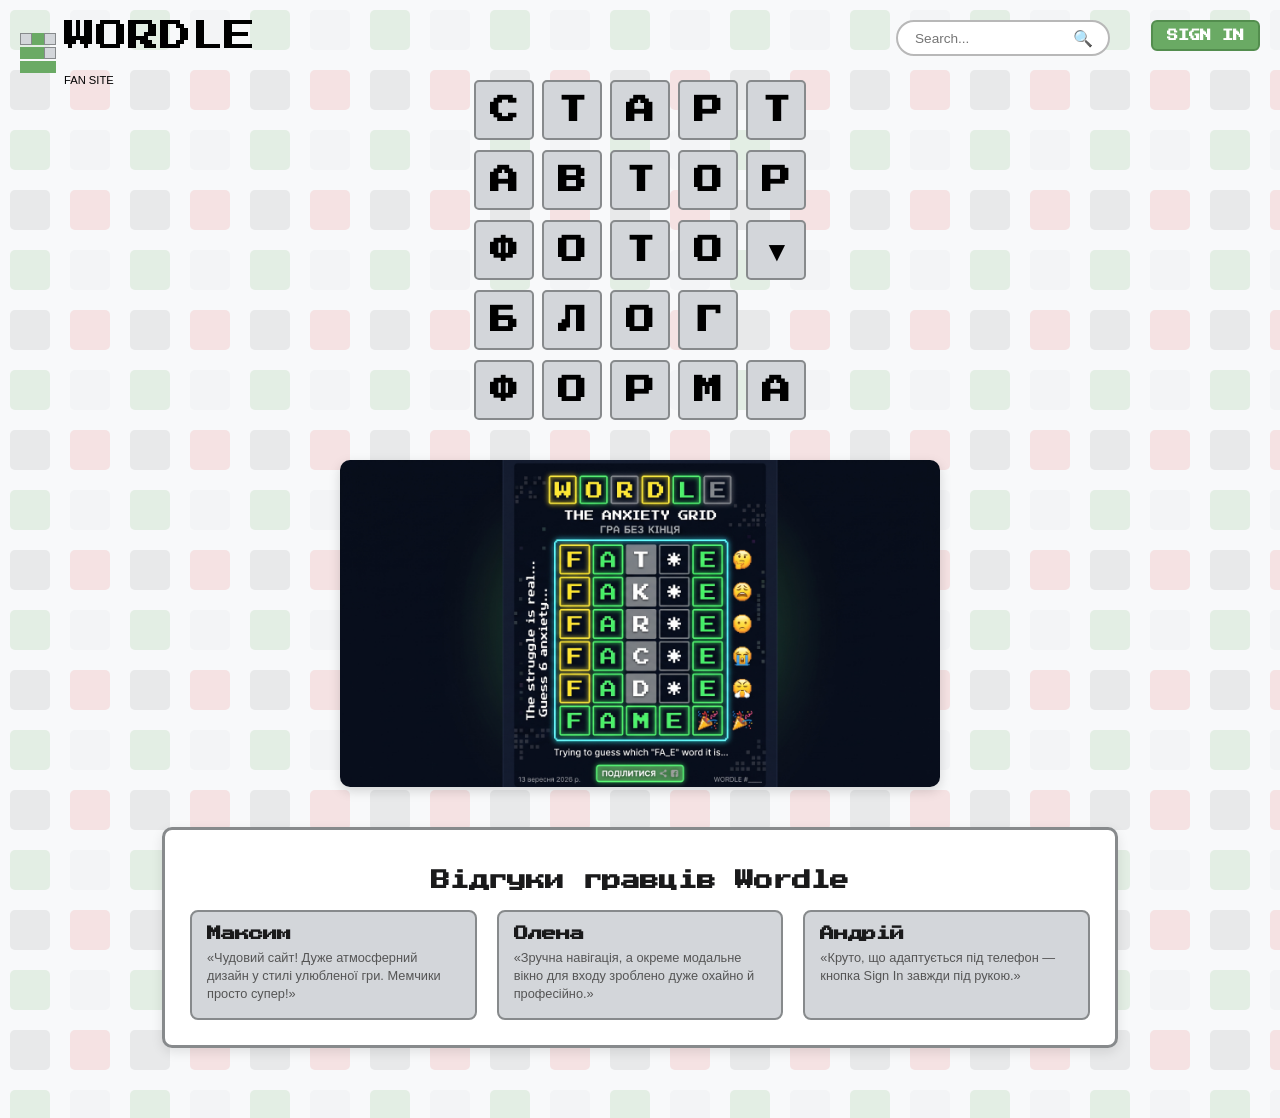
<file: index_folder.html/html_part/index.html>
<!DOCTYPE html>
<html lang="uk">
<head>
    <meta charset="UTF-8">
    <meta name="viewport" content="width=device-width, initial-scale=1.0">
    <title>Сайт у стилі Wordle</title>
    <link rel="stylesheet" href="../css_part/style.css">
    <link rel="stylesheet" href="../css_part/memes.css">    
    <link rel="stylesheet" href="../css_part/signin.css">
</head>
<body>

    <!-- 1. Чекбокс і кнопка Sign In на чистому CSS -->
    <input type="checkbox" id="modal-toggle" class="modal-checkbox">
    <label for="modal-toggle" class="signin-btn" id="signin-btn">SIGN IN</label>

    <!-- 2. Єдине модальне вікно на чистому CSS (відкривається чекбоксом) -->
    <div class="modal-overlay">
        <div class="modal-content">
            <label for="modal-toggle" class="close-modal">&times;</label>
            <h2>Авторизація</h2>
                    <form>
            <label class="form-label" for="username">Логін або Email:</label>
            <input type="text" id="username" required placeholder="Введіть логін">
            
            <label class="form-label" for="password">Пароль:</label>
            <input type="password" id="password" required placeholder="Введіть пароль">
            
            <!-- Ось цей блок з двома кнопками -->
            <div style="display: flex; gap: 10px; margin-top: 15px;">
                <button type="submit" onclick="login(event)" style="flex: 1; margin-top: 0;">Увійти</button>
                <button type="button" onclick="register(event)" style="flex: 1; background-color: #878a8c; margin-top: 0;">Реєстрація</button>
            </div>
        </form>
        </div>
    </div>

    <div id="top-nav"></div>

    <a href="index.html" class="top-left-logo">
        <div class="mini-grid">
            <div class="mini-box"></div><div class="mini-box green"></div><div class="mini-box"></div>
            <div class="mini-box green"></div><div class="mini-box green"></div><div class="mini-box"></div>
            <div class="mini-box green"></div><div class="mini-box green"></div><div class="mini-box green"></div>
        </div>
        <div>
            WORDLE<br>
            <span style="font-size: 0.7rem; font-weight: normal; font-family: Arial, sans-serif;">FAN SITE</span>
        </div>
    </a>

    <div class="search-box">
        <input type="text" placeholder="Search...">
        <span class="search-icon">&#128269;</span>
    </div>

    <div class="menu-container">
        
        <a href="index.html" class="word-row">
            <div class="letter">С</div><div class="letter">Т</div><div class="letter">А</div><div class="letter">Р</div><div class="letter">Т</div>
        </a>

        <a href="about.html" class="word-row">
            <div class="letter">А</div><div class="letter">В</div><div class="letter">Т</div><div class="letter">О</div><div class="letter">Р</div>
        </a>

        <div class="dropdown-wrapper">
            <a href="photo.html" class="word-row">
                <div class="letter">Ф</div><div class="letter">О</div><div class="letter">Т</div><div class="letter">О</div>
                <div class="letter">&#9662;</div>
            </a>
            <div class="submenu">
                <a href="memes.html">Меми Wordle</a>
                <a href="photo.html">Мої скріншоти</a>
                <a href="https://www.youtube.com/watch?v=dQw4w9WgXcQ" target="_blank">Архів картинок</a>
            </div>
        </div>

        <a href="blog.html" class="word-row">
            <div class="letter">Б</div><div class="letter">Л</div><div class="letter">О</div><div class="letter">Г</div>
        </a>

        <a href="https://uakino.best/cartoon/features/1248-medova-zmova.html" target="_blank" class="word-row">
            <div class="letter">Ф</div><div class="letter">О</div><div class="letter">Р</div><div class="letter">М</div><div class="letter">А</div>
        </a>

    </div>

    <img src="../pictures_archive/image_1996a2.jpg" alt="Моє головне фото" class="main-photo">

    <div class="feedback-section animated-block">
        <h2>Відгуки гравців Wordle</h2>
        <div class="feedback-grid">
            <div class="feedback-card">
                <h4>Максим</h4>
                <p>«Чудовий сайт! Дуже атмосферний дизайн у стилі улюбленої гри. Мемчики просто супер!»</p>
            </div>
            <div class="feedback-card">
                <h4>Олена</h4>
                <p>«Зручна навігація, а окреме модальне вікно для входу зроблено дуже охайно й професійно.»</p>
            </div>
            <div class="feedback-card">
                <h4>Андрій</h4>
                <p>«Круто, що адаптується під телефон — кнопка Sign In завжди під рукою.»</p>
            </div>
        </div>
    </div>

    <script src="../scripts/script.js"></script>
</body>
</html>
</file>
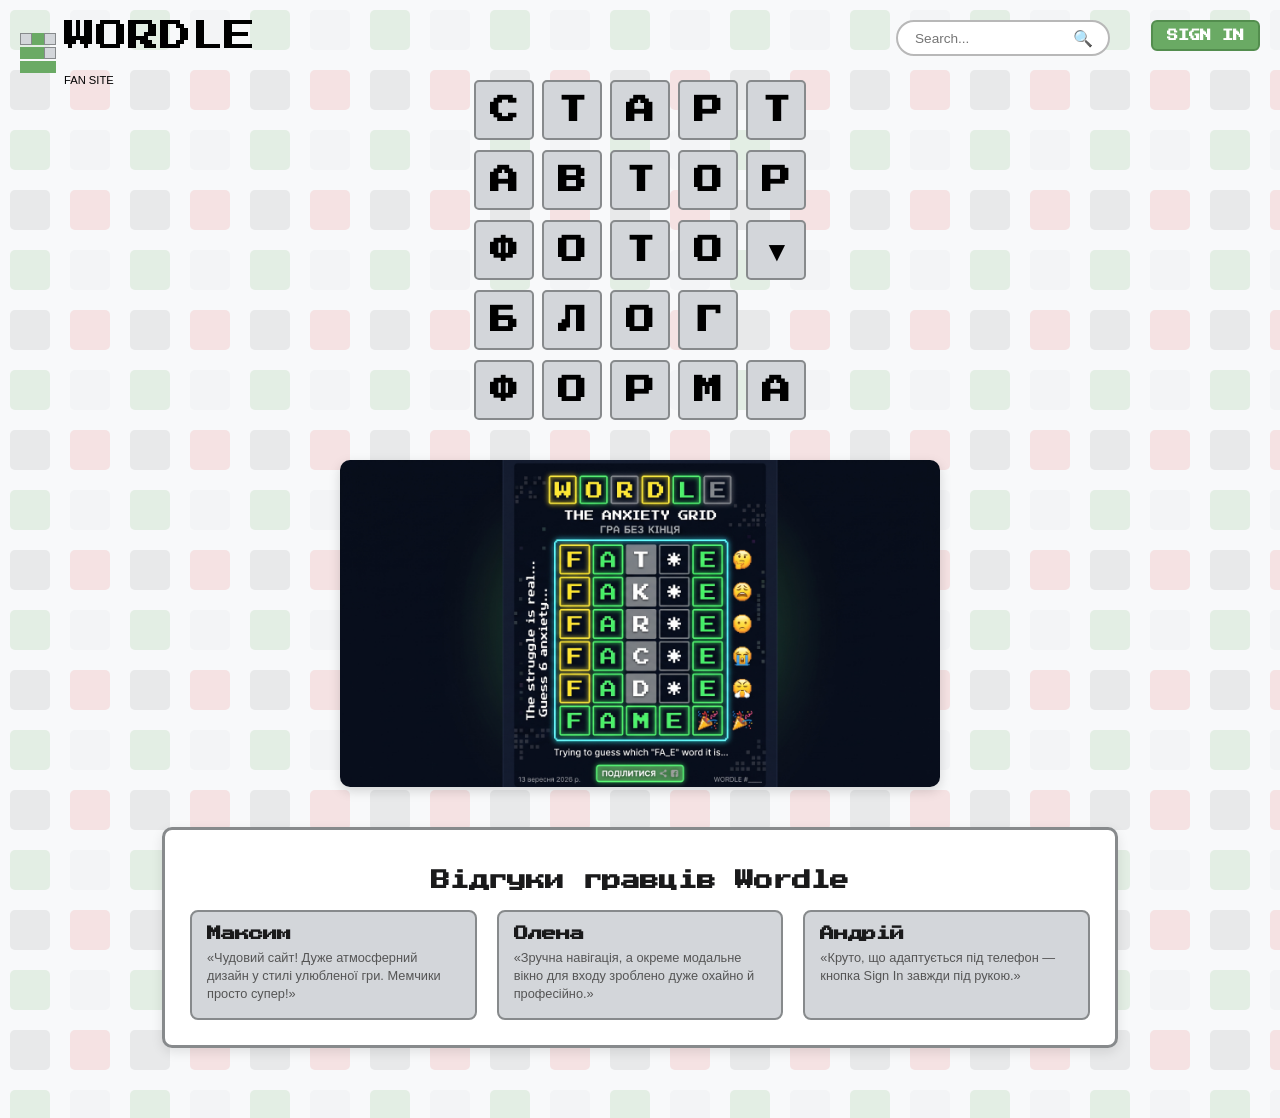
<file: lab4 wordle but with js/index_folder.html/html_part/index.html>
<!DOCTYPE html>
<html lang="uk">
<head>
    <meta charset="UTF-8">
    <meta name="viewport" content="width=device-width, initial-scale=1.0">
    <title>Сайт у стилі Wordle</title>
    <link rel="stylesheet" href="../css_part/style.css">
    <link rel="stylesheet" href="../css_part/memes.css">    
    <link rel="stylesheet" href="../css_part/signin.css">
</head>
<body>

    <!-- 1. Чекбокс і кнопка Sign In на чистому CSS -->
    <input type="checkbox" id="modal-toggle" class="modal-checkbox">
    <label for="modal-toggle" class="signin-btn" id="signin-btn">SIGN IN</label>

    <!-- 2. Єдине модальне вікно на чистому CSS (відкривається чекбоксом) -->
    <div class="modal-overlay">
        <div class="modal-content">
            <label for="modal-toggle" class="close-modal">&times;</label>
            <h2>Авторизація</h2>
            <form onsubmit="login(event)">
                <label class="form-label" for="username">Логін або Email:</label>
                <input type="text" id="username" required placeholder="Введіть логін">
                
                <label class="form-label" for="password">Пароль:</label>
                <input type="password" id="password" required placeholder="Введіть пароль">
                
                <button type="submit">Увійти</button>
            </form>
        </div>
    </div>

    <div id="top-nav"></div>

    <a href="index.html" class="top-left-logo">
        <div class="mini-grid">
            <div class="mini-box"></div><div class="mini-box green"></div><div class="mini-box"></div>
            <div class="mini-box green"></div><div class="mini-box green"></div><div class="mini-box"></div>
            <div class="mini-box green"></div><div class="mini-box green"></div><div class="mini-box green"></div>
        </div>
        <div>
            WORDLE<br>
            <span style="font-size: 0.7rem; font-weight: normal; font-family: Arial, sans-serif;">FAN SITE</span>
        </div>
    </a>

    <div class="search-box">
        <input type="text" placeholder="Search...">
        <span class="search-icon">&#128269;</span>
    </div>

    <div class="menu-container">
        
        <a href="index.html" class="word-row">
            <div class="letter">С</div><div class="letter">Т</div><div class="letter">А</div><div class="letter">Р</div><div class="letter">Т</div>
        </a>

        <a href="about.html" class="word-row">
            <div class="letter">А</div><div class="letter">В</div><div class="letter">Т</div><div class="letter">О</div><div class="letter">Р</div>
        </a>

        <div class="dropdown-wrapper">
            <a href="photo.html" class="word-row">
                <div class="letter">Ф</div><div class="letter">О</div><div class="letter">Т</div><div class="letter">О</div>
                <div class="letter">&#9662;</div>
            </a>
            <div class="submenu">
                <a href="memes.html">Меми Wordle</a>
                <a href="photo.html">Мої скріншоти</a>
                <a href="https://www.youtube.com/watch?v=dQw4w9WgXcQ" target="_blank">Архів картинок</a>
            </div>
        </div>

        <a href="blog.html" class="word-row">
            <div class="letter">Б</div><div class="letter">Л</div><div class="letter">О</div><div class="letter">Г</div>
        </a>

        <a href="https://uakino.best/cartoon/features/1248-medova-zmova.html" target="_blank" class="word-row">
            <div class="letter">Ф</div><div class="letter">О</div><div class="letter">Р</div><div class="letter">М</div><div class="letter">А</div>
        </a>

    </div>

    <img src="../pictures_archive/image_1996a2.jpg" alt="Моє головне фото" class="main-photo">

    <div class="feedback-section animated-block">
        <h2>Відгуки гравців Wordle</h2>
        <div class="feedback-grid">
            <div class="feedback-card">
                <h4>Максим</h4>
                <p>«Чудовий сайт! Дуже атмосферний дизайн у стилі улюбленої гри. Мемчики просто супер!»</p>
            </div>
            <div class="feedback-card">
                <h4>Олена</h4>
                <p>«Зручна навігація, а окреме модальне вікно для входу зроблено дуже охайно й професійно.»</p>
            </div>
            <div class="feedback-card">
                <h4>Андрій</h4>
                <p>«Круто, що адаптується під телефон — кнопка Sign In завжди під рукою.»</p>
            </div>
        </div>
    </div>

    <script src="../scripts/script.js"></script>
</body>
</html>
</file>
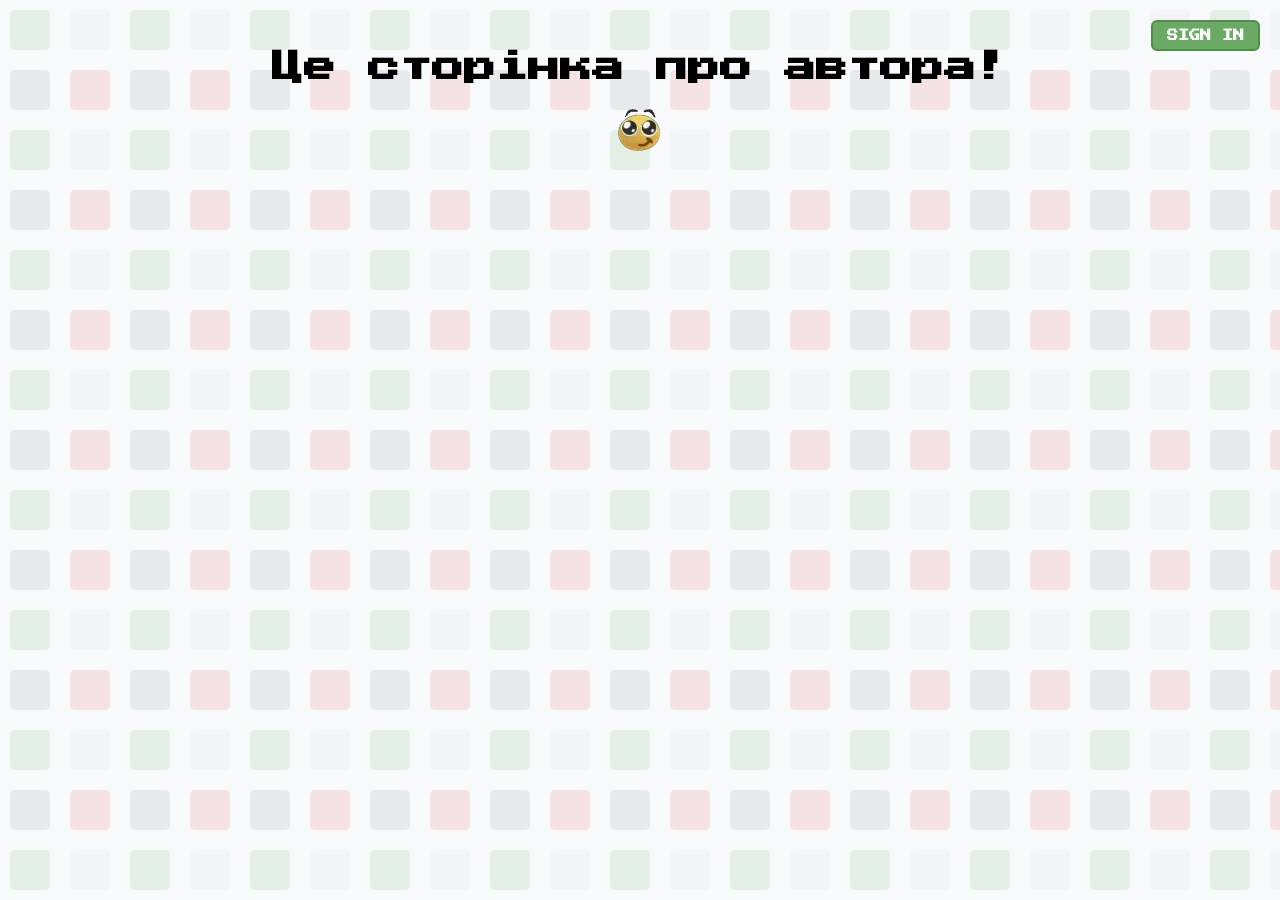
<file: index_folder.html/html_part/about.html>
<!DOCTYPE html>
<html lang="uk">
<head>
    <meta charset="UTF-8">
    <meta name="viewport" content="width=device-width, initial-scale=1.0">
    <title>Про автора</title>
    <!-- Усі стилі обов'язково мають бути всередині head -->
    <link rel="stylesheet" href="../css_part/style.css">
    <link rel="stylesheet" href="../css_part/memes.css">
    <link rel="stylesheet" href="../css_part/signin.css">
</head>
<body>

    <!-- 1. Чекбокс і кнопка Sign In (додано id="signin-btn") -->
    <input type="checkbox" id="modal-toggle" class="modal-checkbox">
    <label for="modal-toggle" class="signin-btn" id="signin-btn">SIGN IN</label>

    <!-- 2. Модальне вікно перенесено сюди (під кнопку) і додано onsubmit -->
    <div class="modal-overlay">
        <div class="modal-content">
            <label for="modal-toggle" class="close-modal">&times;</label>
            <h2>Авторизація</h2>
            <form onsubmit="login(event)">
                <label class="form-label" for="username">Логін або Email:</label>
                <input type="text" id="username" required placeholder="Введіть логін">
                
                <label class="form-label" for="password">Пароль:</label>
                <input type="password" id="password" required placeholder="Введіть пароль">
                
                <button type="submit">Увійти</button>
            </form>
        </div>
    </div>

    <h1>Це сторінка про автора!</h1>

    <img src="../pictures_archive/1486189586446155888.webp" alt="лайк підписка колокіл" class="like-subscribe-bell">

    <!-- 3. Підключення скрипта в кінці файлу -->
    <script src="../scripts/script.js"></script>

</body>
</html>
</file>
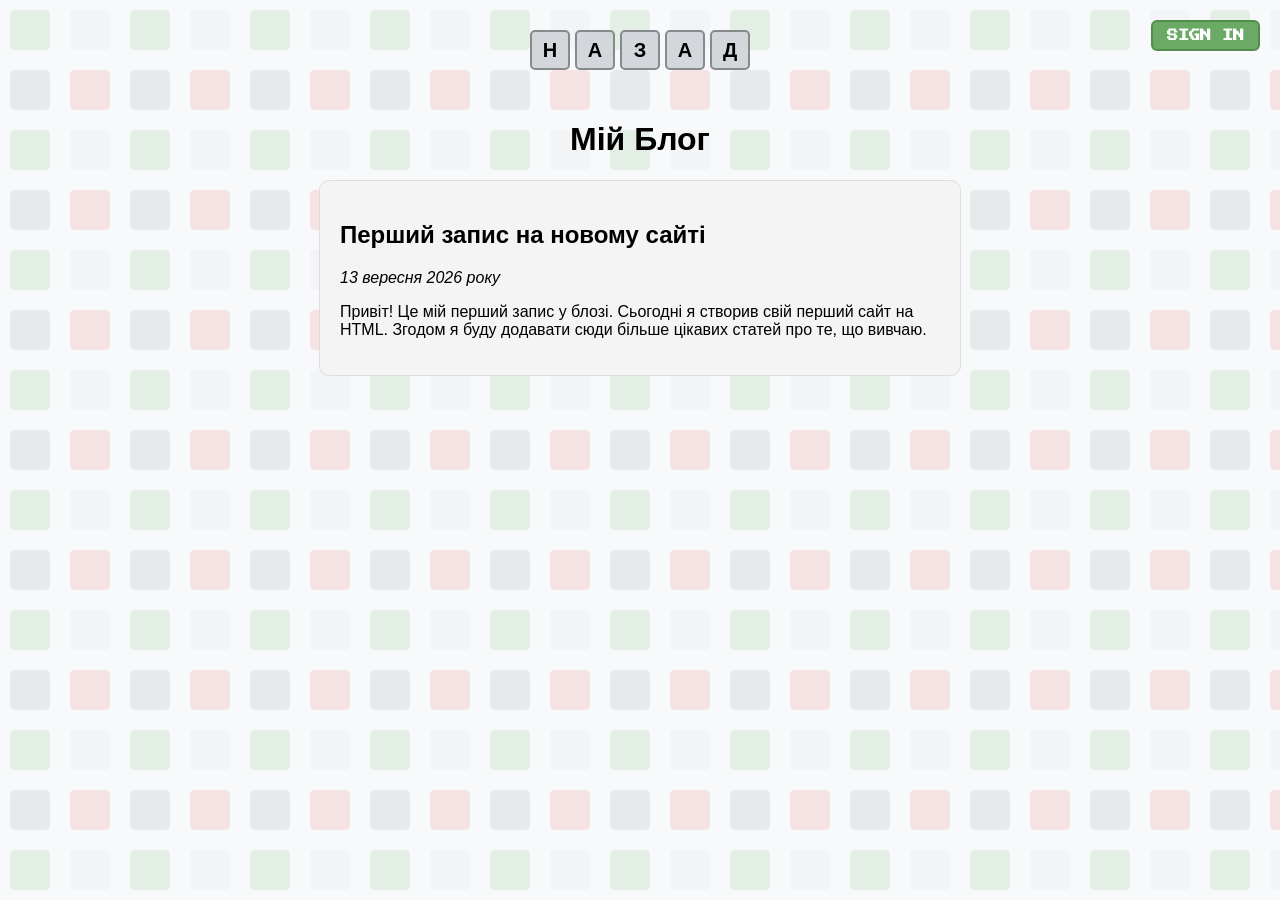
<file: index_folder.html/html_part/blog.html>
<!DOCTYPE html>
<html lang="uk">
<head>
    <meta charset="UTF-8">
    <title>Мій Блог</title>
    <link rel="stylesheet" href="../css_part/style.css">
    <link rel="stylesheet" href="../css_part/memes.css">
    <link rel="stylesheet" href="../css_part/signin.css">
    <style>
        body { font-family: Arial, sans-serif; text-align: center; padding: 30px; }
        
        .back-btn { display: inline-flex; gap: 5px; text-decoration: none; color: black; margin-bottom: 30px;}
        .letter { display: flex; justify-content: center; align-items: center; width: 40px; height: 40px; background-color: #d3d6da; border: 2px solid #878a8c; border-radius: 5px; font-size: 20px; font-weight: bold; }
        .back-btn:hover .letter { background-color: #878a8c; color: white; }
        
        .post { text-align: left; max-width: 600px; margin: 0 auto; background: #f4f4f4; padding: 20px; border-radius: 10px; border: 1px solid #ddd; }
    </style>
</head>
<body>

    <!-- 1. Чекбокс і кнопка Sign In (додано id="signin-btn") -->
    <input type="checkbox" id="modal-toggle" class="modal-checkbox">
    <label for="modal-toggle" class="signin-btn" id="signin-btn">SIGN IN</label>

    <!-- 2. Модальне вікно перенесено сюди (під кнопку) і додано onsubmit -->
    <div class="modal-overlay">
        <div class="modal-content">
            <label for="modal-toggle" class="close-modal">&times;</label>
            <h2>Авторизація</h2>
            <form onsubmit="login(event)">
                <label class="form-label" for="username">Логін або Email:</label>
                <input type="text" id="username" required placeholder="Введіть логін">
                
                <label class="form-label" for="password">Пароль:</label>
                <input type="password" id="password" required placeholder="Введіть пароль">
                
                <button type="submit">Увійти</button>
            </form>
        </div>
    </div>

    <a href="index.html" class="back-btn">
        <div class="letter">Н</div><div class="letter">А</div><div class="letter">З</div><div class="letter">А</div><div class="letter">Д</div>
    </a>

    <h1>Мій Блог</h1>

    <div class="post">
        <h2>Перший запис на новому сайті</h2>
        <p><em>13 вересня 2026 року</em></p>
        <p>Привіт! Це мій перший запис у блозі. Сьогодні я створив свій перший сайт на HTML. Згодом я буду додавати сюди більше цікавих статей про те, що вивчаю.</p>
    </div>

    <!-- 3. Підключення скрипта -->
    <script src="../scripts/script.js"></script>

</body>
</html>
</file>
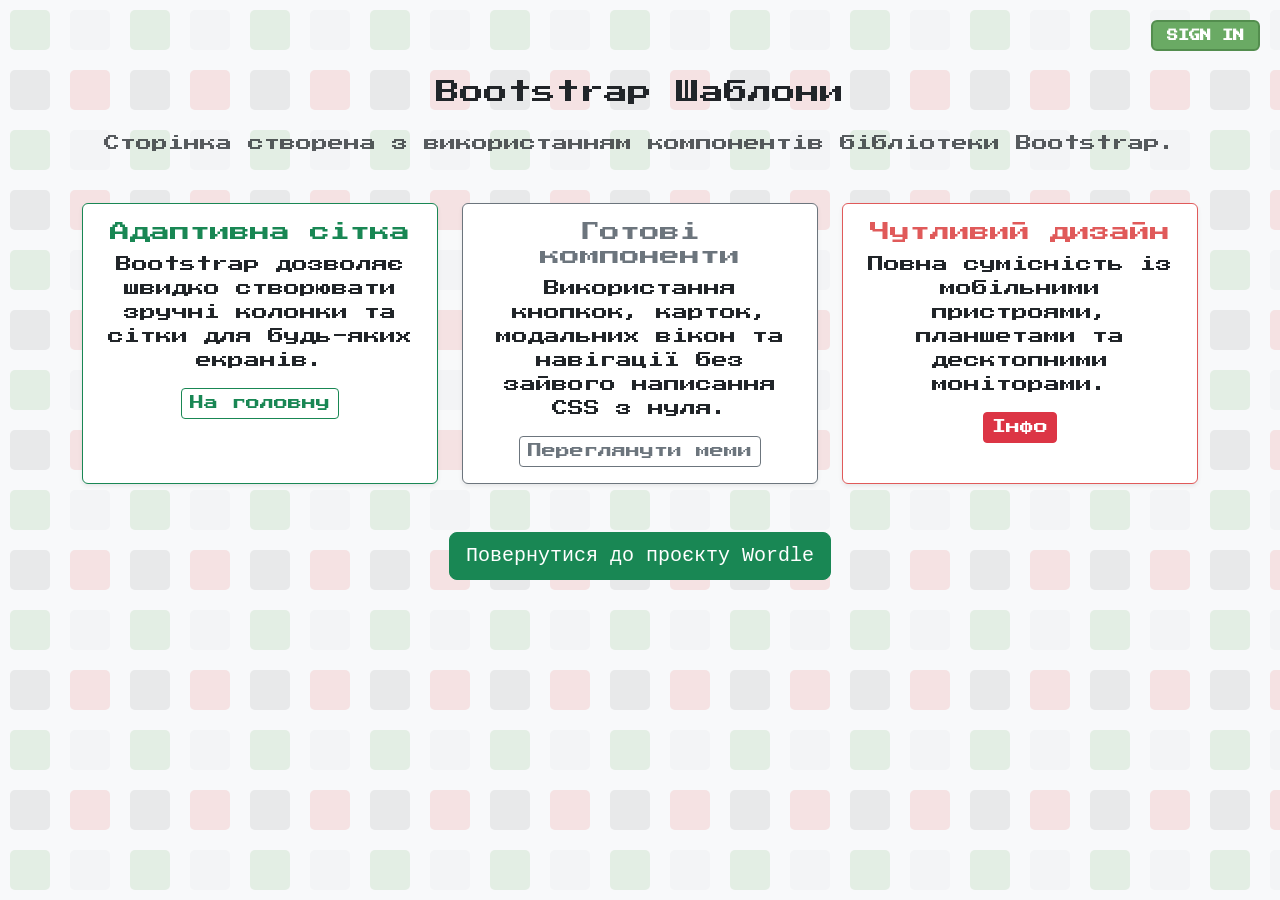
<file: index_folder.html/html_part/bootstrap_page.html>
<!DOCTYPE html>
<html lang="uk">
<head>
    <meta charset="UTF-8">
    <meta name="viewport" content="width=device-width, initial-scale=1.0">
    <title>Bootstrap Компоненти - Wordle Fan</title>
    <!-- Підключення Bootstrap 5 CSS за офіційним посиланням (п. 9) -->
    <link href="https://cdn.jsdelivr.net/npm/bootstrap@5.2.3/dist/css/bootstrap.min.css" rel="stylesheet">
    <!-- Ваші власні стилі -->
    <link rel="stylesheet" href="../css_part/style.css">
    <link rel="stylesheet" href="../css_part/memes.css">    
    <link rel="stylesheet" href="../css_part/signin.css">
</head>
<body class="bg-light">

    <!-- 1. Чекбокс і кнопка Sign In (додано id="signin-btn") -->
    <input type="checkbox" id="modal-toggle" class="modal-checkbox">
    <label for="modal-toggle" class="signin-btn" id="signin-btn">SIGN IN</label>

    <!-- 2. Модальне вікно перенесено сюди (під кнопку) і додано onsubmit -->
    <div class="modal-overlay">
        <div class="modal-content">
            <label for="modal-toggle" class="close-modal">&times;</label>
            <h2>Авторизація</h2>
            <form onsubmit="login(event)">
                <label class="form-label" for="username">Логін або Email:</label>
                <input type="text" id="username" required placeholder="Введіть логін">
                
                <label class="form-label" for="password">Пароль:</label>
                <input type="password" id="password" required placeholder="Введіть пароль">
                
                <button type="submit">Увійти</button>
            </form>
        </div>
    </div>

    <div class="container py-5">
        <h1 class="text-center mb-4" style="font-family: 'Press Start 2P'; font-size: 1.5rem;">Bootstrap Шаблони</h1>
        <p class="text-center text-muted mb-5">Сторінка створена з використанням компонентів бібліотеки Bootstrap.</p>

        <div class="row g-4">
            <!-- Шаблон картки 1 -->
            <div class="col-md-4">
                <div class="card shadow-sm h-100 border-success">
                    <div class="card-body">
                        <h5 class="card-title text-success">Адаптивна сітка</h5>
                        <p class="card-text">Bootstrap дозволяє швидко створювати зручні колонки та сітки для будь-яких екранів.</p>
                        <a href="index.html" class="btn btn-outline-success btn-sm">На головну</a>
                    </div>
                </div>
            </div>

            <!-- Шаблон картки 2 -->
            <div class="col-md-4">
                <div class="card shadow-sm h-100 border-secondary">
                    <div class="card-body">
                        <h5 class="card-title text-secondary">Готові компоненти</h5>
                        <p class="card-text">Використання кнопкок, карток, модальних вікон та навігації без зайвого написання CSS з нуля.</p>
                        <a href="memes.html" class="btn btn-outline-secondary btn-sm">Переглянути меми</a>
                    </div>
                </div>
            </div>

            <!-- Шаблон картки 3 -->
            <div class="col-md-4">
                <div class="card shadow-sm h-100" style="border-color: #e05a5a;">
                    <div class="card-body">
                        <h5 class="card-title" style="color: #e05a5a;">Чутливий дизайн</h5>
                        <p class="card-text">Повна сумісність із мобільними пристроями, планшетами та десктопними моніторами.</p>
                        <button class="btn btn-danger btn-sm" data-bs-toggle="modal" data-bs-target="#exampleModal">Інфо</button>
                    </div>
                </div>
            </div>
        </div>

        <div class="text-center mt-5">
            <a href="index.html" class="btn btn-success btn-lg font-monospace">Повернутися до проєкту Wordle</a>
        </div>
    </div>

    <!-- Підключення Bootstrap 5 JS Bundle за посиланням -->
    <script src="https://cdn.jsdelivr.net/npm/bootstrap@5.2.3/dist/js/bootstrap.bundle.min.js"></script>

    <!-- 3. Підключення твого скрипта в кінці файлу -->
    <script src="../scripts/script.js"></script>

</body>
</html>
</file>
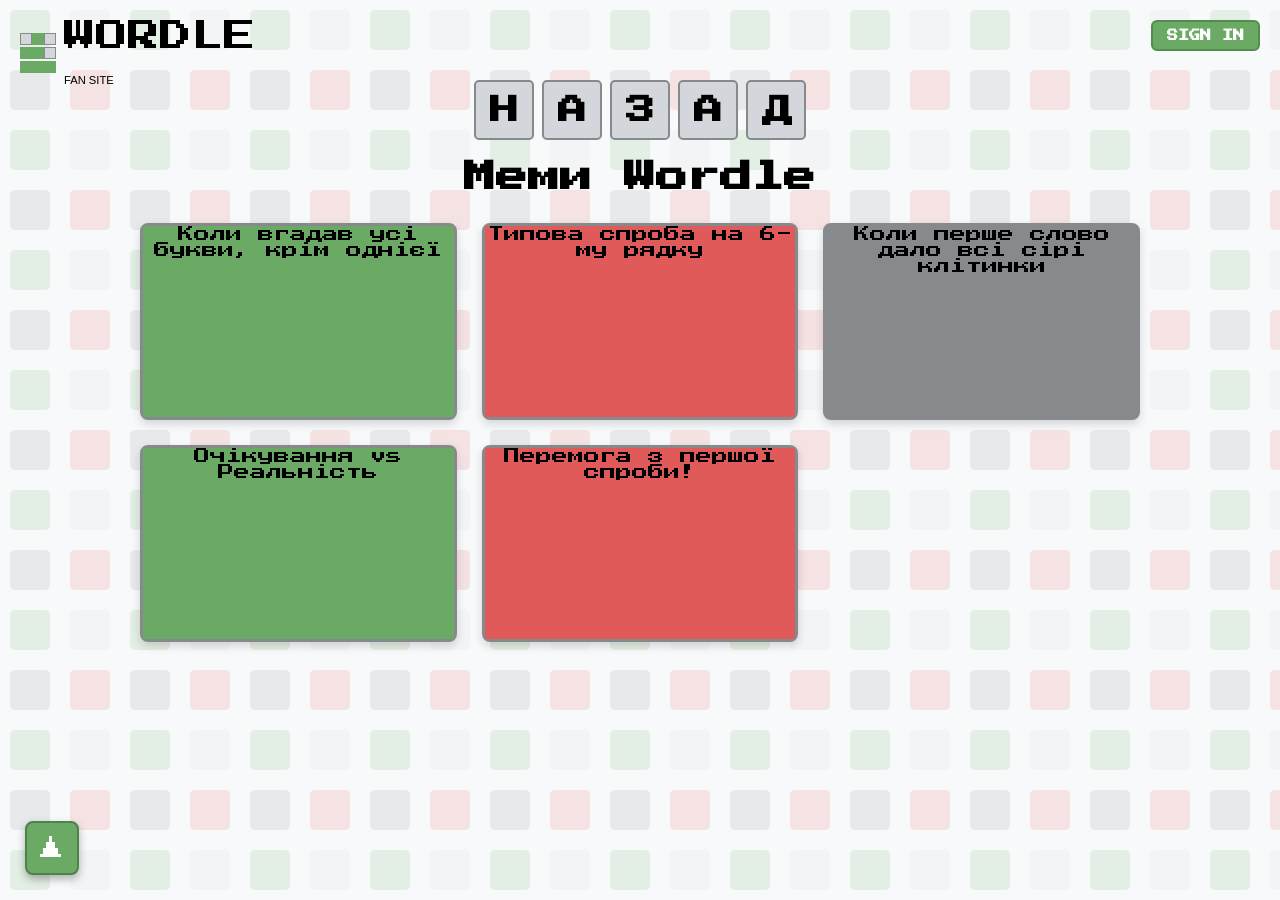
<file: index_folder.html/html_part/memes.html>
<!DOCTYPE html>
<html lang="uk">
<head>
    <meta charset="UTF-8">
    <meta name="viewport" content="width=device-width, initial-scale=1.0">
    <title>Меми Wordle</title>
    <!-- Підключаємо файли css -->
    <link rel="stylesheet" href="../css_part/style.css">
    <link rel="stylesheet" href="../css_part/memes.css">
    <link rel="stylesheet" href="../css_part/signin.css">
</head>
<body>

    <!-- 1. Чекбокс і кнопка Sign In (додано id="signin-btn") -->
    <input type="checkbox" id="modal-toggle" class="modal-checkbox">
    <label for="modal-toggle" class="signin-btn" id="signin-btn">SIGN IN</label>

    <!-- 2. Модальне вікно перенесено сюди (під кнопку) і додано onsubmit -->
    <div class="modal-overlay">
        <div class="modal-content">
            <label for="modal-toggle" class="close-modal">&times;</label>
            <h2>Авторизація</h2>
            <form onsubmit="login(event)">
                <label class="form-label" for="username">Логін або Email:</label>
                <input type="text" id="username" required placeholder="Введіть логін">
                
                <label class="form-label" for="password">Пароль:</label>
                <input type="password" id="password" required placeholder="Введіть пароль">
                
                <button type="submit">Увійти</button>
            </form>
        </div>
    </div>

    <div id="top-nav"></div>

    <!-- Логотип у лівому верхньому куті -->
    <a href="index.html" class="top-left-logo">
        <div class="mini-grid">
            <div class="mini-box"></div><div class="mini-box green"></div><div class="mini-box"></div>
            <div class="mini-box green"></div><div class="mini-box green"></div><div class="mini-box"></div>
            <div class="mini-box green"></div><div class="mini-box green"></div><div class="mini-box green"></div>
        </div>
        <div>
            WORDLE<br>
            <span style="font-size: 0.7rem; font-weight: normal; font-family: Arial, sans-serif;">FAN SITE</span>
        </div>
    </a>

    <!-- Кнопка повернення на головну сторінку у стилі бульбашок -->
    <div class="menu-container" style="margin-bottom: 20px;">
        <a href="index.html" class="word-row">
            <div class="letter">Н</div><div class="letter">А</div><div class="letter">З</div><div class="letter">А</div><div class="letter">Д</div>
        </a>
    </div>

    <h1>Меми Wordle</h1>

    <!-- Сітка для мемів (CSS Grid) -->
    <div class="memes-grid">

        <!-- Мем 1 -->
        <div class="meme-card">
            <img src="../pictures_archive/wordle_meme_1.jfif" alt="Мем 1">
            <div>Коли вгадав усі букви, крім однієї</div>
        </div>

        <!-- Мем 2 -->
        <div class="meme-card">
            <img src="../pictures_archive/wordle_meme_2.jfif" alt="Мем 2">
            <div>Типова спроба на 6-му рядку</div>
        </div>

        <!-- Мем 3 -->
        <div class="meme-card">
            <img src="../pictures_archive/wordle_meme_3.jfif" alt="Мем 3">
            <div>Коли перше слово дало всі сірі клітинки</div>
        </div>

        <!-- Мем 4 -->
        <div class="meme-card">
            <img src="../pictures_archive/wordle_meme_4.jfif" alt="Мем 4">
            <div>Очікування vs Реальність</div>
        </div>

        <!-- Мем 5 -->
        <div class="meme-card">
            <img src="../pictures_archive/wordle_meme_5.jfif" alt="Мем 5">
            <div>Перемога з першої спроби!</div>
        </div>

    </div>

    <a href="#top-nav" class="scroll-top-btn" title="Наверх">&#9650;</a>

    <!-- 3. Підключення скрипта в кінці файлу -->
    <script src="../scripts/script.js"></script>

</body>
</html>
</file>
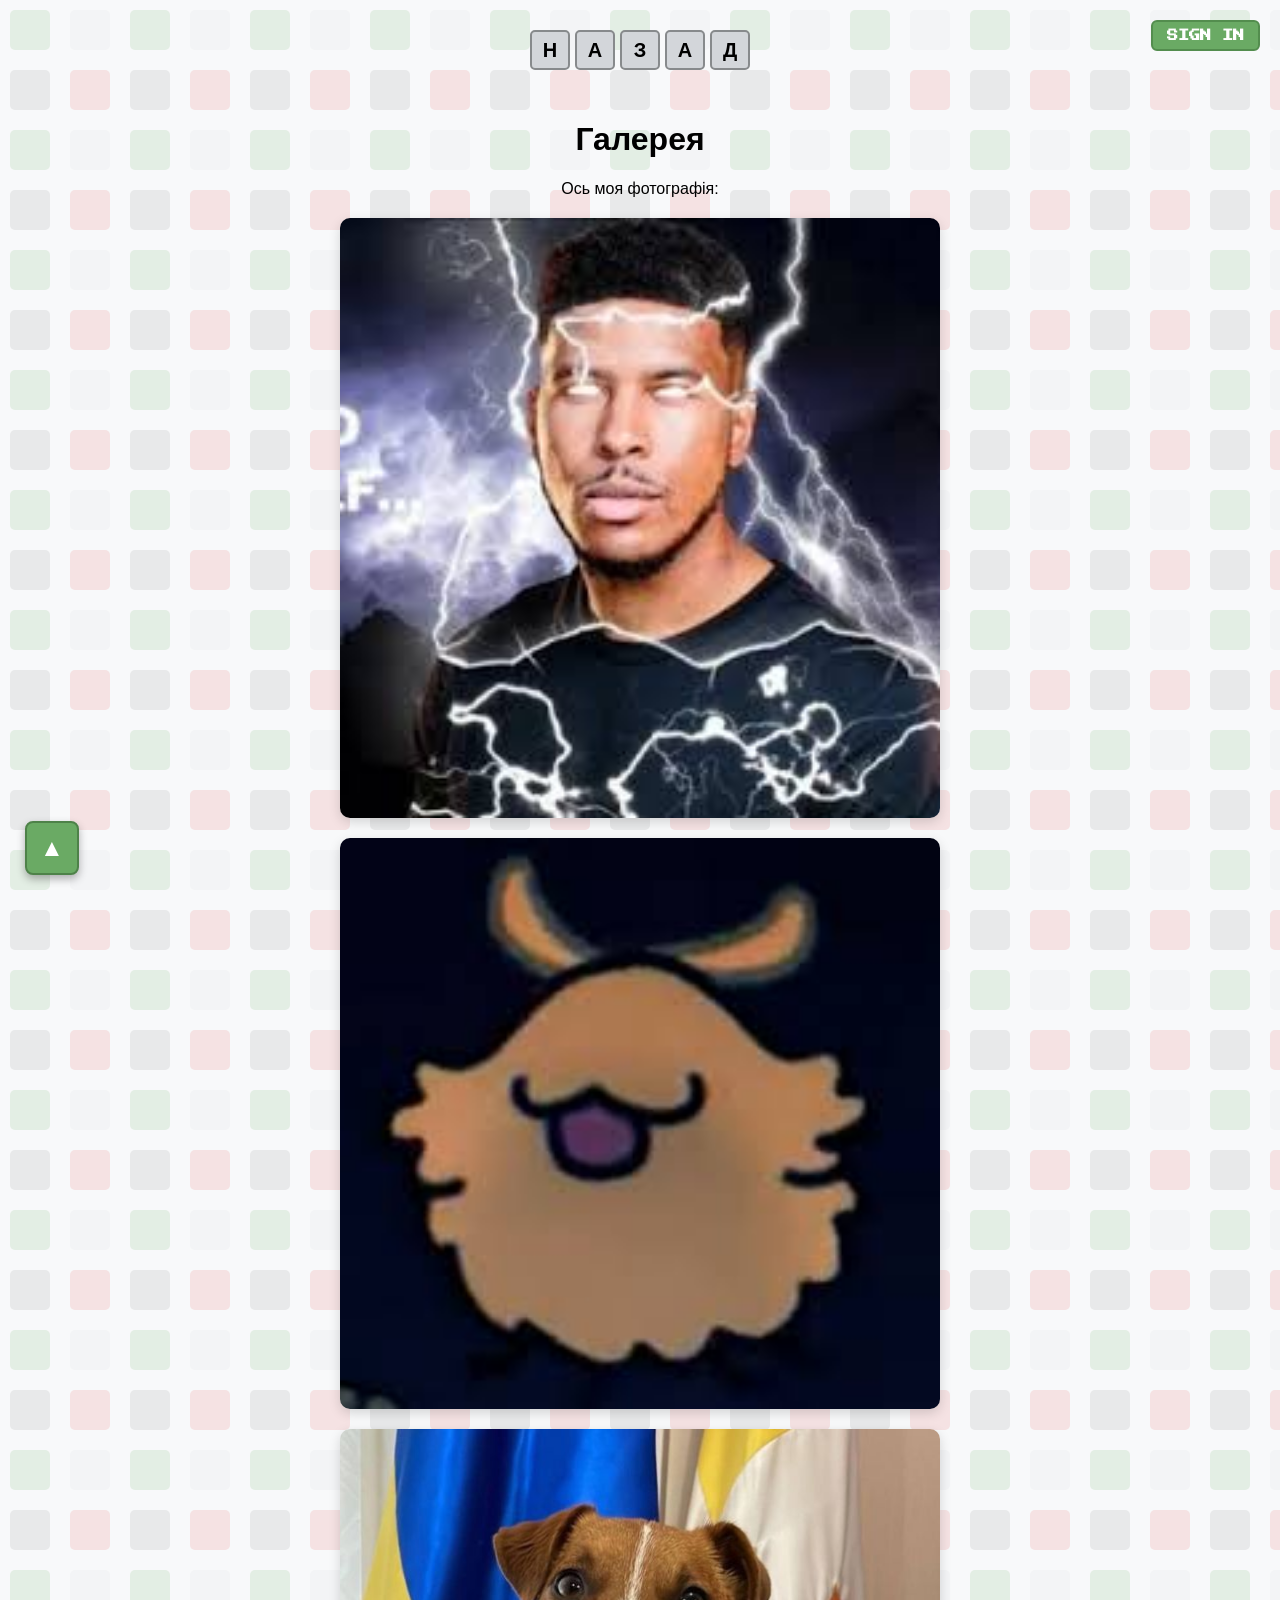
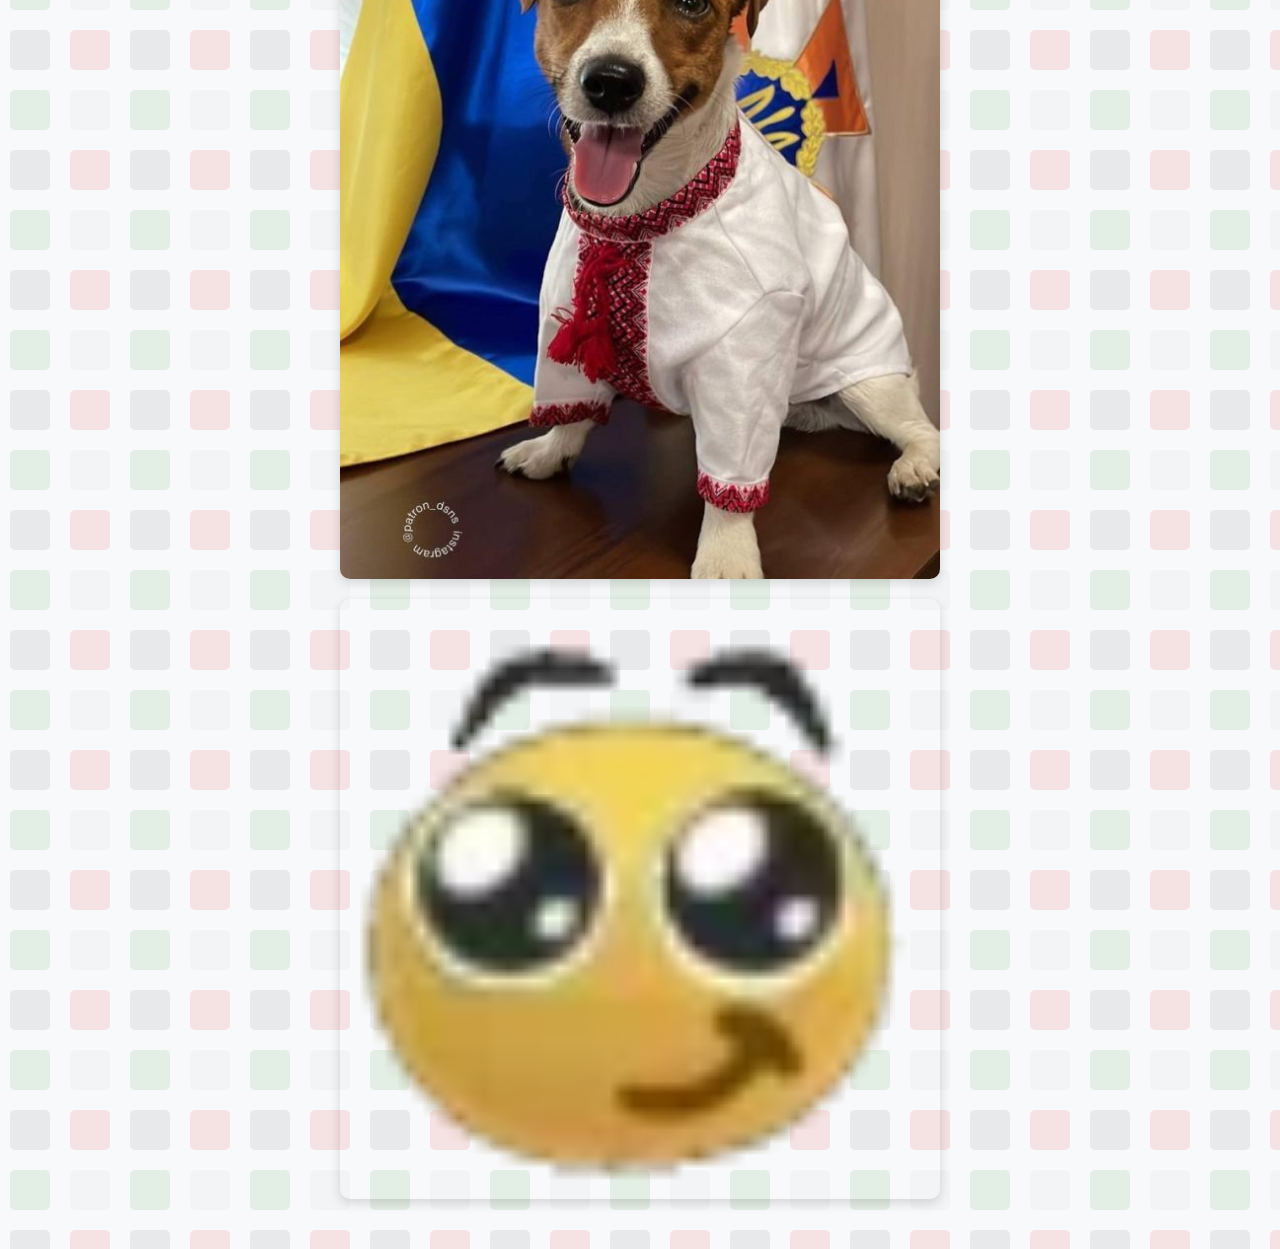
<file: index_folder.html/html_part/photo.html>
<!DOCTYPE html>
<html lang="uk">
<head>
    <meta charset="UTF-8">
    <title>Мої Фото</title>
    <link rel="stylesheet" href="../css_part/style.css">
    <link rel="stylesheet" href="../css_part/memes.css">
    <link rel="stylesheet" href="../css_part/signin.css">
    <style>
        body { font-family: Arial, sans-serif; text-align: center; padding: 30px; }
        
        .back-btn { display: inline-flex; gap: 5px; text-decoration: none; color: black; margin-bottom: 30px;}
        .letter { display: flex; justify-content: center; align-items: center; width: 40px; height: 40px; background-color: #d3d6da; border: 2px solid #878a8c; border-radius: 5px; font-size: 20px; font-weight: bold; }
        .back-btn:hover .letter { background-color: #878a8c; color: white; }
        
        .my-image { max-width: 80%; border-radius: 10px; box-shadow: 0px 4px 8px rgba(0,0,0,0.2); }
    </style>
</head>
<body>

    <!-- 1. Прихований чекбокс та кнопка SIGN IN (додано id="signin-btn") -->
    <input type="checkbox" id="modal-toggle" class="modal-checkbox">
    <label for="modal-toggle" class="signin-btn" id="signin-btn">SIGN IN</label>

    <!-- 2. Модальне вікно перенесено сюди (під кнопку) і додано onsubmit -->
    <div class="modal-overlay">
        <div class="modal-content">
            <label for="modal-toggle" class="close-modal">&times;</label>
            <h2>Авторизація</h2>
            <form onsubmit="login(event)">
                <label class="form-label" for="username">Логін або Email:</label>
                <input type="text" id="username" required placeholder="Введіть логін">
                
                <label class="form-label" for="password">Пароль:</label>
                <input type="password" id="password" required placeholder="Введіть пароль">
                
                <button type="submit">Увійти</button>
            </form>
        </div>
    </div>

    <a href="index.html" class="back-btn">
        <div class="letter">Н</div><div class="letter">А</div><div class="letter">З</div><div class="letter">А</div><div class="letter">Д</div>
    </a>

    <section id="top-nav"></section>
    <h1>Галерея</h1>
    
    <p>Ось моя фотографія:</p>

    <img src="../pictures_archive/завантаження (1).jfif" alt="Моє головне фото" class="main-photo">
    <img src="../pictures_archive/завантаження.jfif" alt="Фото з вебу" class="main-photo">
    <img src="../pictures_archive/c755bd501c42746fbd07f058d4edcee2.jpeg" alt="Завантажене фото" class="main-photo">
    <img src="../pictures_archive/1486189586446155888.webp" alt="Інше завантажене фото" class="main-photo">

    <a href="#top-nav" class="scroll-top-btn" title="Наверх">&#9650;</a>

    <!-- 3. Підключення скрипта -->
    <script src="../scripts/script.js"></script>

</body>
</html>
</file>
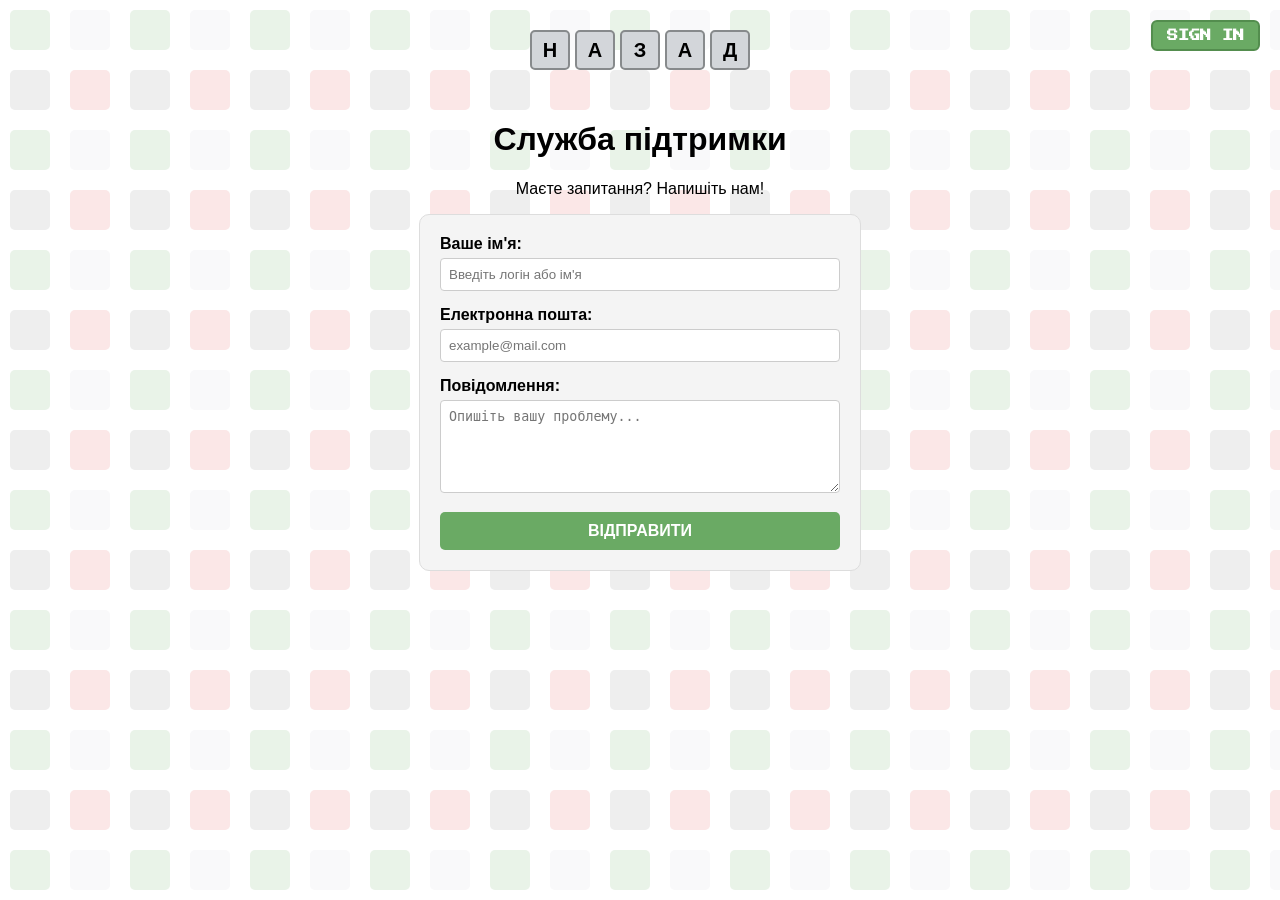
<file: index_folder.html/html_part/support.html>
<!DOCTYPE html>
<html lang="uk">
<head>
    <meta charset="UTF-8">
    <title>Підтримка</title>
    <link rel="stylesheet" href="../css_part/style.css">
    <link rel="stylesheet" href="../css_part/memes.css">
    <link rel="stylesheet" href="../css_part/signin.css">
    <style>
        body { 
            font-family: Arial, sans-serif; 
            text-align: center; 
            padding: 30px; 
            background-color: #ffffff;
        }
        
        .back-btn { 
            display: inline-flex; 
            gap: 5px; 
            text-decoration: none; 
            color: black; 
            margin-bottom: 30px;
        }
        .letter { 
            display: flex; 
            justify-content: center; 
            align-items: center; 
            width: 40px; 
            height: 40px; 
            background-color: #d3d6da; 
            border: 2px solid #878a8c; 
            border-radius: 5px; 
            font-size: 20px; 
            font-weight: bold; 
        }
        .back-btn:hover .letter { 
            background-color: #878a8c; 
            color: white; 
        }
        
        .support-form {
            max-width: 400px;
            margin: 0 auto;
            background: #f4f4f4;
            padding: 20px;
            border-radius: 10px;
            border: 1px solid #ddd;
            text-align: left;
        }
        .support-form label {
            display: block;
            margin-bottom: 5px;
            font-weight: bold;
        }
        .support-form input, .support-form textarea {
            width: 100%;
            padding: 8px;
            margin-bottom: 15px;
            border: 1px solid #ccc;
            border-radius: 4px;
            box-sizing: border-box;
        }
        .submit-btn {
            background-color: #6aaa64;
            color: white;
            border: none;
            padding: 10px 20px;
            font-size: 16px;
            border-radius: 5px;
            cursor: pointer;
            width: 100%;
            font-weight: bold;
        }
        .submit-btn:hover {
            background-color: #538d4e;
        }
    </style>
</head>
<body>

    <!-- 1. Чекбокс і кнопка Sign In (додано id="signin-btn") -->
    <input type="checkbox" id="modal-toggle" class="modal-checkbox">
    <label for="modal-toggle" class="signin-btn" id="signin-btn">SIGN IN</label>

    <!-- 2. Модальне вікно перенесено сюди (під кнопку) і додано onsubmit -->
    <div class="modal-overlay">
        <div class="modal-content">
            <label for="modal-toggle" class="close-modal">&times;</label>
            <h2>Авторизація</h2>
            <form onsubmit="login(event)">
                <label class="form-label" for="username">Логін або Email:</label>
                <input type="text" id="username" required placeholder="Введіть логін">
                
                <label class="form-label" for="password">Пароль:</label>
                <input type="password" id="password" required placeholder="Введіть пароль">
                
                <button type="submit">Увійти</button>
            </form>
        </div>
    </div>

    <a href="index.html" class="back-btn">
        <div class="letter">Н</div><div class="letter">А</div><div class="letter">З</div><div class="letter">А</div><div class="letter">Д</div>
    </a>

    <h1>Служба підтримки</h1>
    <p>Маєте запитання? Напишіть нам!</p>

    <div class="support-form">
        <form action="#" method="get">
            <label for="support-name">Ваше ім'я:</label>
            <input type="text" id="support-name" name="username" placeholder="Введіть логін або ім'я" required>

            <label for="support-email">Електронна пошта:</label>
            <input type="email" id="support-email" name="email" placeholder="example@mail.com" required>

            <label for="support-message">Повідомлення:</label>
            <textarea id="support-message" name="message" rows="5" placeholder="Опишіть вашу проблему..." required></textarea>

            <button type="submit" class="submit-btn">ВІДПРАВИТИ</button>
        </form>
    </div>

    <!-- 3. Підключення скрипта -->
    <script src="../scripts/script.js"></script>

</body>
</html>
</file>
<file: index_folder.html/css_part/style.css>
@import url('https://fonts.googleapis.com/css2?family=Press+Start+2P&display=swap');

:root {
    --wordle-green: #6aaa64;
    --wordle-gray-light: #d3d6da;
    --wordle-gray-dark: #878a8c;
    --wordle-red: #e05a5a;
    --bg-color: #f8f9fa;
}

html {
    scroll-behavior: smooth;
}

body {
    /*font-family: Arial, sans-serif;*/
    font-family: 'Press Start 2P', sans-serif;
    text-align: center;
    margin: 0;
    padding: 30px;
    background-color: var(--bg-color);
    background-image: url("data:image/svg+xml,%3Csvg xmlns='http://www.w3.org/2000/svg' width='120' height='120' opacity='0.15'%3E%3Crect x='10' y='10' width='40' height='40' fill='%236aaa64' rx='5'/%3E%3Crect x='70' y='10' width='40' height='40' fill='%23d3d6da' rx='5'/%3E%3Crect x='10' y='70' width='40' height='40' fill='%23878a8c' rx='5'/%3E%3Crect x='70' y='70' width='40' height='40' fill='%23e05a5a' rx='5'/%3E%3C/svg%3E");
}


/* Логотип у лівому верхньому куті */
.top-left-logo {   
    position: absolute; 
    top: 20px; 
    left: 20px; 
    display: flex;
    align-items: center;
    gap: 10px;
    text-align: left;                                                    
    font-size: 2rem; 
    line-height: 1;
    color: black;
    text-decoration: none;
}

.mini-grid {
    display: grid;
    grid-template-columns: repeat(3, 10px);
    gap: 2px;
}

.mini-box {
    width: 10px;
    height: 10px;
    background-color: var(--wordle-gray-light);
    border: 1px solid var(--wordle-gray-dark);
}

.mini-box.green {
    background-color: var(--wordle-green);
    border-color: var(--wordle-green);
}

/* Поле пошуку (зсунуто вліво, щоб не перекривати Sign In) */
.search-box {
    position: absolute;
    top: 20px;
    right: 170px; /* Зсунули лівіше від кнопки Sign In */
    display: flex;
    align-items: center;
    background: white;
    border: 2px solid #b8b8b8;
    border-radius: 25px;
    padding: 6px 15px;
    width: 180px;
    z-index: 10;
}

.search-box input {
    border: none;
    outline: none;
    width: 100%;
    font-size: 0.85rem;
    color: #555;
    font-family: Arial, sans-serif;
}

.search-icon {
    font-size: 1rem;
    color: #333;
    cursor: pointer;
}

/* Контейнер меню */
.menu-container {
    display: flex;
    flex-direction: column;
    align-items: center; 
    gap: 10px; 
    margin-bottom: 40px;
    margin-top: 50px; 
}

.word-row {
    display: flex;
    justify-content: flex-start; 
    gap: 8px; 
    text-decoration: none;
    color: black;
    width: 332px;
}

.letter {
    display: flex;
    justify-content: center;
    align-items: center;
    width: 60px;
    height: 60px;
    flex-shrink: 0;
    box-sizing: border-box;
    background-color: var(--wordle-gray-light); 
    border: 2px solid var(--wordle-gray-dark);
    border-radius: 5px;
    font-size: 1.8rem;
    font-weight: bold;
    text-transform: uppercase;
    transition: 0.2s; 
}

.word-row:hover .letter {
    background-color: var(--wordle-green); 
    border-color: var(--wordle-green);
    color: white;
}

/* Випадне підменю */
.dropdown-wrapper {
    position: relative;
}

.submenu {
    position: absolute;
    top: 0;
    left: 100%;
    margin-left: 10px;
    background-color: #d8d3e8;
    border: 2px solid var(--wordle-gray-dark);
    border-radius: 6px;
    width: 160px;
    display: none;
    flex-direction: column;
    z-index: 50;
    box-shadow: 0 4px 10px rgba(0,0,0,0.15);
}

/* Невидимий місток, який тримає меню відкритим при переведенні мишки */
.submenu::before {
    content: "";
    position: absolute;
    top: 0;
    left: -15px;
    width: 15px;
    height: 100%;
}

.submenu a {
    padding: 10px 12px;
    text-decoration: none;
    color: #333;
    font-weight: bold;
    font-size: 0.95rem;
    text-align: left;
    border-bottom: 1px solid #c5bedb;
    transition: 0.2s;
}

.submenu a:nth-child(2) {
    background-color: #efeae6;
}

.submenu a:hover {
    background-color: var(--wordle-green);
    color: white;
}

.dropdown-wrapper:hover .submenu {
    display: flex;
}

/* Чітке фото по центру без прозорості */
.main-photo {
    display: block;
    margin: 20px auto; /* Автоматично центрує фото по горизонталі */
    max-width: 100%;
    width: 600px;
    opacity: 1 !important; /* Гарантовано прибирає прозорість */
    border-radius: 10px;
    box-shadow: 0 4px 12px rgba(0,0,0,0.15);
}

/* Кнопка навігації вгору */
.scroll-top-btn {
    position: fixed;
    bottom: 25px;
    left: 25px;
    width: 50px;
    height: 50px;
    background-color: var(--wordle-green);
    color: white;
    border: 2px solid #4e8249;
    border-radius: 8px;
    display: flex;
    justify-content: center;
    align-items: center;
    font-size: 1.5rem;
    text-decoration: none;
    z-index: 9999;
    box-shadow: 0 4px 8px rgba(0,0,0,0.3);
    transition: transform 0.2s, background-color 0.2s;
}

.scroll-top-btn:hover {
    background-color: #538d4e;
    transform: scale(1.1);
}

/* Умова 1: Медіа-запити для гнучкості дизайну */
@media (max-width: 900px) {
    body {
        padding: 15px;
    }
    .top-left-logo {
        font-size: 1.5rem;
    }
}

/* Умова 5: Плавний перехід для кнопки вгору вже реалізовано через transition, додаємо анімацію наведення */
.scroll-top-btn {
    transition: transform 0.3s ease, background-color 0.3s ease;
}

/* Умова 7: Анімація для елементів сторінки */
@keyframes fadeInSlide {
    from { opacity: 0; transform: translateY(25px); }
    to { opacity: 1; transform: translateY(0); }
}

.animated-block {
    animation: fadeInSlide 0.8s ease-out forwards;
}

/* Умова 6: Секція зворотного зв'язку (відгуки користувачів) */
.feedback-section {
    max-width: 900px;
    margin: 40px auto;
    padding: 25px;
    background: #ffffff;
    border: 3px solid var(--wordle-gray-dark);
    border-radius: 10px;
    box-shadow: 0 4px 12px rgba(0,0,0,0.1);
}

.feedback-section h2 {
    font-size: 1.2rem;
    margin-bottom: 20px;
    color: #1a1a1b;
}

.feedback-grid {
    display: grid;
    grid-template-columns: repeat(auto-fit, minmax(250px, 1fr));
    gap: 20px;
}

.feedback-card {
    background: var(--wordle-gray-light);
    padding: 15px;
    border-radius: 8px;
    border: 2px solid #878a8c;
    text-align: left;
}

.feedback-card h4 {
    margin: 0 0 8px 0;
    font-size: 0.9rem;
    color: #1a1a1b;
}

.feedback-card p {
    margin: 0;
    font-size: 0.8rem;
    color: #555;
    line-height: 1.4;
    font-family: Arial, sans-serif;
}
</file>
<file: index_folder.html/css_part/memes.css>
.meme-card{
    position: relative;
}

.memes-grid {
    display: grid;
    grid-template-columns: repeat(auto-fit, minmax(280px, 1fr));
    gap: 25px;
    max-width: 1000px;
    margin: 30px auto;
    padding: 0 15px;
}

.meme-card {
    background-color: var(--wordle-gray-light); /* Світло-сірий фон як у плиток Wordle */
    border: 3px solid var(--wordle-gray-dark);  /* Чітка рамка */
    border-radius: 8px;
    padding: 15px;
    box-shadow: 0 4px 10px rgba(0, 0, 0, 0.15);
    display: flex;
    flex-direction: column;
    align-items: center;
    transition: transform 0.2s, border-color 0.2s, background-color 0.2s;
}

.meme-card:hover {
    transform: translateY(-5px);
    border-color: var(--wordle-green); /* Підсвітка зеленим при наведенні */
    background-color: #e2e5e9;
}

.meme-card img {
    width: 100%;
    height: auto;
    max-height: 350px;
    object-fit: contain; 
    border-radius: 6px;
    border: 2px solid var(--wordle-gray-dark);
    background-color: #ffffff; 
    display: block;
    opacity: 0;
    transition: opacity 0.5s ease;
}

.meme-card div{
    position: absolute;
    top: 0;
    left: 0;
    height: 100%;
    width: 100%;
    text-align: center;
    background-color: rgb(98, 126, 177);
    transition: .5s ease;
}

.meme-card:nth-child(1) div {
background-color: #6aaa64; /* Зелений */
}

.meme-card:nth-child(2) div {
    background-color: #e05a5a; /* Червоний */
}

.meme-card:nth-child(3) div {
    background-color: #878a8c; /* Темно-сірий */
}

.meme-card:nth-child(4) div {
    background-color: #6aaa64; /* Зелений */
}

.meme-card:nth-child(5) div {
    background-color: #e05a5a; /* Червоний */
}

.meme-card:hover img{
    opacity: 1;
}

.meme-card:hover div{
    opacity: 0;
}


.meme-card p {
    margin: 15px 0 5px 0;
    font-size: 0.95rem;
    font-weight: bold;
    color: #212529;
    text-align: center;
    line-height: 1.3;
}

@media(max-width: 600px) {
    .meme-card {
        width: 100%; /* На мобільних екранах розгортаємо на повну ширину */
        box-sizing: border-box;
    }
}
</file>
<file: index_folder.html/css_part/signin.css>
/* Стилі для кнопки Sign In */
.signin-btn {
    position: absolute;
    top: 20px;
    right: 20px; /* Чітко скраю праворуч */
    background-color: var(--wordle-green, #6aaa64);
    color: white;
    border: 2px solid #538d4e;
    padding: 8px 14px;
    border-radius: 6px;
    font-weight: bold;
    cursor: pointer;
    font-family: 'Press Start 2P', sans-serif;
    font-size: 0.7rem;
    transition: background-color 0.2s, transform 0.2s;
    z-index: 20;
    line-height: 1;
}

.signin-btn:hover {
    background-color: #538d4e;
    transform: scale(1.05);
}

/* На мобільних пристроях робимо фіксованою (вимога лабораторної) */
@media (max-width: 768px) {
    .search-box {
        display: none; /* Ховаємо пошук на мобільних, щоб не захаращувати шапку */
    }
    
.signin-btn {
    position: fixed; /* або absolute, залежно від твого дизайну */
    top: 20px;
    right: 20px;
    z-index: 99999; /* гарантує, що кнопка буде поверх усіх інших елементів */
    cursor: pointer;
}
}

/* Повністю ховаємо стандартний чекбокс */
.modal-checkbox {
    display: none;
}

/* Коли чекбокс з id="modal-toggle" відзначено, показуємо сусіднє модальне вікно */
#modal-toggle:checked ~ .modal-overlay {
    display: flex !important;
}

.modal-overlay {
    display: none;
    position: fixed;
    top: 0;
    left: 0;
    width: 100%;
    height: 100%;
    background-color: rgba(0, 0, 0, 0.6);
    z-index: 10000;
    justify-content: center;
    align-items: center;
}

.modal-overlay.active {
    display: flex;
}

.modal-content {
    background-color: #ffffff;
    padding: 30px;
    border-radius: 10px;
    width: 90%;
    max-width: 380px;
    border: 3px solid #878a8c;
    box-shadow: 0 5px 20px rgba(0,0,0,0.3);
    text-align: left;
    position: relative;
    animation: modalPop 0.3s ease;
    font-family: Arial, sans-serif;
}

@keyframes modalPop {
    0% { transform: scale(0.8); opacity: 0; }
    100% { transform: scale(1); opacity: 1; }
}

.close-modal {
    position: absolute;
    top: 10px;
    right: 15px;
    font-size: 1.5rem;
    cursor: pointer;
    color: #333;
    font-weight: bold;
}

.modal-content h2 {
    margin-top: 0;
    font-size: 1.3rem;
    color: #1a1a1b;
    text-align: center;
    margin-bottom: 20px;
    font-weight: bold;
}

.modal-content label {
    font-size: 0.85rem;
    font-weight: bold;
    color: #333;
    display: block;
    margin-bottom: 5px;
}

.modal-content input {
    width: 100%;
    padding: 10px;
    margin-bottom: 15px;
    border: 2px solid #d3d6da;
    border-radius: 5px;
    box-sizing: border-box;
    font-size: 0.95rem;
}

.modal-content button[type="submit"] {
    width: 100%;
    padding: 12px;
    background-color: #6aaa64;
    color: white;
    border: none;
    border-radius: 5px;
    font-weight: bold;
    cursor: pointer;
    font-size: 1rem;
    transition: background-color 0.2s;
    font-family: 'Press Start 2P', sans-serif;
}

.modal-content button[type="submit"]:hover {
    background-color: #538d4e;
}
/*Якщо тобі потрібно, щоб після введення логіна кнопка зверху змінювалася (наприклад, на твоє ім'я) і сайт пам'ятав, що ти увійшов — на чистому CSS це зробити неможливо. Для збереження даних між сторінками та перезавантаженнями обов'язково потрібен мінімальний шматок JavaScript (те саме сховище localStorage, яке ми використовували на самому початку).*/
</file>
<file: lab4 wordle but with js/index_folder.html/css_part/style.css>
@import url('https://fonts.googleapis.com/css2?family=Press+Start+2P&display=swap');

:root {
    --wordle-green: #6aaa64;
    --wordle-gray-light: #d3d6da;
    --wordle-gray-dark: #878a8c;
    --wordle-red: #e05a5a;
    --bg-color: #f8f9fa;
}

html {
    scroll-behavior: smooth;
}

body {
    /*font-family: Arial, sans-serif;*/
    font-family: 'Press Start 2P', sans-serif;
    text-align: center;
    margin: 0;
    padding: 30px;
    background-color: var(--bg-color);
    background-image: url("data:image/svg+xml,%3Csvg xmlns='http://www.w3.org/2000/svg' width='120' height='120' opacity='0.15'%3E%3Crect x='10' y='10' width='40' height='40' fill='%236aaa64' rx='5'/%3E%3Crect x='70' y='10' width='40' height='40' fill='%23d3d6da' rx='5'/%3E%3Crect x='10' y='70' width='40' height='40' fill='%23878a8c' rx='5'/%3E%3Crect x='70' y='70' width='40' height='40' fill='%23e05a5a' rx='5'/%3E%3C/svg%3E");
}


/* Логотип у лівому верхньому куті */
.top-left-logo {   
    position: absolute; 
    top: 20px; 
    left: 20px; 
    display: flex;
    align-items: center;
    gap: 10px;
    text-align: left;                                                    
    font-size: 2rem; 
    line-height: 1;
    color: black;
    text-decoration: none;
}

.mini-grid {
    display: grid;
    grid-template-columns: repeat(3, 10px);
    gap: 2px;
}

.mini-box {
    width: 10px;
    height: 10px;
    background-color: var(--wordle-gray-light);
    border: 1px solid var(--wordle-gray-dark);
}

.mini-box.green {
    background-color: var(--wordle-green);
    border-color: var(--wordle-green);
}

/* Поле пошуку (зсунуто вліво, щоб не перекривати Sign In) */
.search-box {
    position: absolute;
    top: 20px;
    right: 170px; /* Зсунули лівіше від кнопки Sign In */
    display: flex;
    align-items: center;
    background: white;
    border: 2px solid #b8b8b8;
    border-radius: 25px;
    padding: 6px 15px;
    width: 180px;
    z-index: 10;
}

.search-box input {
    border: none;
    outline: none;
    width: 100%;
    font-size: 0.85rem;
    color: #555;
    font-family: Arial, sans-serif;
}

.search-icon {
    font-size: 1rem;
    color: #333;
    cursor: pointer;
}

/* Контейнер меню */
.menu-container {
    display: flex;
    flex-direction: column;
    align-items: center; 
    gap: 10px; 
    margin-bottom: 40px;
    margin-top: 50px; 
}

.word-row {
    display: flex;
    justify-content: flex-start; 
    gap: 8px; 
    text-decoration: none;
    color: black;
    width: 332px;
}

.letter {
    display: flex;
    justify-content: center;
    align-items: center;
    width: 60px;
    height: 60px;
    flex-shrink: 0;
    box-sizing: border-box;
    background-color: var(--wordle-gray-light); 
    border: 2px solid var(--wordle-gray-dark);
    border-radius: 5px;
    font-size: 1.8rem;
    font-weight: bold;
    text-transform: uppercase;
    transition: 0.2s; 
}

.word-row:hover .letter {
    background-color: var(--wordle-green); 
    border-color: var(--wordle-green);
    color: white;
}

/* Випадне підменю */
.dropdown-wrapper {
    position: relative;
}

.submenu {
    position: absolute;
    top: 0;
    left: 100%;
    margin-left: 10px;
    background-color: #d8d3e8;
    border: 2px solid var(--wordle-gray-dark);
    border-radius: 6px;
    width: 160px;
    display: none;
    flex-direction: column;
    z-index: 50;
    box-shadow: 0 4px 10px rgba(0,0,0,0.15);
}

/* Невидимий місток, який тримає меню відкритим при переведенні мишки */
.submenu::before {
    content: "";
    position: absolute;
    top: 0;
    left: -15px;
    width: 15px;
    height: 100%;
}

.submenu a {
    padding: 10px 12px;
    text-decoration: none;
    color: #333;
    font-weight: bold;
    font-size: 0.95rem;
    text-align: left;
    border-bottom: 1px solid #c5bedb;
    transition: 0.2s;
}

.submenu a:nth-child(2) {
    background-color: #efeae6;
}

.submenu a:hover {
    background-color: var(--wordle-green);
    color: white;
}

.dropdown-wrapper:hover .submenu {
    display: flex;
}

/* Чітке фото по центру без прозорості */
.main-photo {
    display: block;
    margin: 20px auto; /* Автоматично центрує фото по горизонталі */
    max-width: 100%;
    width: 600px;
    opacity: 1 !important; /* Гарантовано прибирає прозорість */
    border-radius: 10px;
    box-shadow: 0 4px 12px rgba(0,0,0,0.15);
}

/* Кнопка навігації вгору */
.scroll-top-btn {
    position: fixed;
    bottom: 25px;
    left: 25px;
    width: 50px;
    height: 50px;
    background-color: var(--wordle-green);
    color: white;
    border: 2px solid #4e8249;
    border-radius: 8px;
    display: flex;
    justify-content: center;
    align-items: center;
    font-size: 1.5rem;
    text-decoration: none;
    z-index: 9999;
    box-shadow: 0 4px 8px rgba(0,0,0,0.3);
    transition: transform 0.2s, background-color 0.2s;
}

.scroll-top-btn:hover {
    background-color: #538d4e;
    transform: scale(1.1);
}

/* Умова 1: Медіа-запити для гнучкості дизайну */
@media (max-width: 900px) {
    body {
        padding: 15px;
    }
    .top-left-logo {
        font-size: 1.5rem;
    }
}

/* Умова 5: Плавний перехід для кнопки вгору вже реалізовано через transition, додаємо анімацію наведення */
.scroll-top-btn {
    transition: transform 0.3s ease, background-color 0.3s ease;
}

/* Умова 7: Анімація для елементів сторінки */
@keyframes fadeInSlide {
    from { opacity: 0; transform: translateY(25px); }
    to { opacity: 1; transform: translateY(0); }
}

.animated-block {
    animation: fadeInSlide 0.8s ease-out forwards;
}

/* Умова 6: Секція зворотного зв'язку (відгуки користувачів) */
.feedback-section {
    max-width: 900px;
    margin: 40px auto;
    padding: 25px;
    background: #ffffff;
    border: 3px solid var(--wordle-gray-dark);
    border-radius: 10px;
    box-shadow: 0 4px 12px rgba(0,0,0,0.1);
}

.feedback-section h2 {
    font-size: 1.2rem;
    margin-bottom: 20px;
    color: #1a1a1b;
}

.feedback-grid {
    display: grid;
    grid-template-columns: repeat(auto-fit, minmax(250px, 1fr));
    gap: 20px;
}

.feedback-card {
    background: var(--wordle-gray-light);
    padding: 15px;
    border-radius: 8px;
    border: 2px solid #878a8c;
    text-align: left;
}

.feedback-card h4 {
    margin: 0 0 8px 0;
    font-size: 0.9rem;
    color: #1a1a1b;
}

.feedback-card p {
    margin: 0;
    font-size: 0.8rem;
    color: #555;
    line-height: 1.4;
    font-family: Arial, sans-serif;
}
</file>
<file: lab4 wordle but with js/index_folder.html/css_part/memes.css>
.meme-card{
    position: relative;
}

.memes-grid {
    display: grid;
    grid-template-columns: repeat(auto-fit, minmax(280px, 1fr));
    gap: 25px;
    max-width: 1000px;
    margin: 30px auto;
    padding: 0 15px;
}

.meme-card {
    background-color: var(--wordle-gray-light); /* Світло-сірий фон як у плиток Wordle */
    border: 3px solid var(--wordle-gray-dark);  /* Чітка рамка */
    border-radius: 8px;
    padding: 15px;
    box-shadow: 0 4px 10px rgba(0, 0, 0, 0.15);
    display: flex;
    flex-direction: column;
    align-items: center;
    transition: transform 0.2s, border-color 0.2s, background-color 0.2s;
}

.meme-card:hover {
    transform: translateY(-5px);
    border-color: var(--wordle-green); /* Підсвітка зеленим при наведенні */
    background-color: #e2e5e9;
}

.meme-card img {
    width: 100%;
    height: auto;
    max-height: 350px;
    object-fit: contain; 
    border-radius: 6px;
    border: 2px solid var(--wordle-gray-dark);
    background-color: #ffffff; 
    display: block;
    opacity: 0;
    transition: opacity 0.5s ease;
}

.meme-card div{
    position: absolute;
    top: 0;
    left: 0;
    height: 100%;
    width: 100%;
    text-align: center;
    background-color: rgb(98, 126, 177);
    transition: .5s ease;
}

.meme-card:nth-child(1) div {
background-color: #6aaa64; /* Зелений */
}

.meme-card:nth-child(2) div {
    background-color: #e05a5a; /* Червоний */
}

.meme-card:nth-child(3) div {
    background-color: #878a8c; /* Темно-сірий */
}

.meme-card:nth-child(4) div {
    background-color: #6aaa64; /* Зелений */
}

.meme-card:nth-child(5) div {
    background-color: #e05a5a; /* Червоний */
}

.meme-card:hover img{
    opacity: 1;
}

.meme-card:hover div{
    opacity: 0;
}


.meme-card p {
    margin: 15px 0 5px 0;
    font-size: 0.95rem;
    font-weight: bold;
    color: #212529;
    text-align: center;
    line-height: 1.3;
}

@media(max-width: 600px) {
    .meme-card {
        width: 100%; /* На мобільних екранах розгортаємо на повну ширину */
        box-sizing: border-box;
    }
}
</file>
<file: lab4 wordle but with js/index_folder.html/css_part/signin.css>
/* Стилі для кнопки Sign In */
.signin-btn {
    position: absolute;
    top: 20px;
    right: 20px; /* Чітко скраю праворуч */
    background-color: var(--wordle-green, #6aaa64);
    color: white;
    border: 2px solid #538d4e;
    padding: 8px 14px;
    border-radius: 6px;
    font-weight: bold;
    cursor: pointer;
    font-family: 'Press Start 2P', sans-serif;
    font-size: 0.7rem;
    transition: background-color 0.2s, transform 0.2s;
    z-index: 20;
    line-height: 1;
}

.signin-btn:hover {
    background-color: #538d4e;
    transform: scale(1.05);
}

/* На мобільних пристроях робимо фіксованою (вимога лабораторної) */
@media (max-width: 768px) {
    .search-box {
        display: none; /* Ховаємо пошук на мобільних, щоб не захаращувати шапку */
    }
    
.signin-btn {
    position: fixed; /* або absolute, залежно від твого дизайну */
    top: 20px;
    right: 20px;
    z-index: 99999; /* гарантує, що кнопка буде поверх усіх інших елементів */
    cursor: pointer;
}
}

/* Повністю ховаємо стандартний чекбокс */
.modal-checkbox {
    display: none;
}

/* Коли чекбокс з id="modal-toggle" відзначено, показуємо сусіднє модальне вікно */
#modal-toggle:checked ~ .modal-overlay {
    display: flex !important;
}

.modal-overlay {
    display: none;
    position: fixed;
    top: 0;
    left: 0;
    width: 100%;
    height: 100%;
    background-color: rgba(0, 0, 0, 0.6);
    z-index: 10000;
    justify-content: center;
    align-items: center;
}

.modal-overlay.active {
    display: flex;
}

.modal-content {
    background-color: #ffffff;
    padding: 30px;
    border-radius: 10px;
    width: 90%;
    max-width: 380px;
    border: 3px solid #878a8c;
    box-shadow: 0 5px 20px rgba(0,0,0,0.3);
    text-align: left;
    position: relative;
    animation: modalPop 0.3s ease;
    font-family: Arial, sans-serif;
}

@keyframes modalPop {
    0% { transform: scale(0.8); opacity: 0; }
    100% { transform: scale(1); opacity: 1; }
}

.close-modal {
    position: absolute;
    top: 10px;
    right: 15px;
    font-size: 1.5rem;
    cursor: pointer;
    color: #333;
    font-weight: bold;
}

.modal-content h2 {
    margin-top: 0;
    font-size: 1.3rem;
    color: #1a1a1b;
    text-align: center;
    margin-bottom: 20px;
    font-weight: bold;
}

.modal-content label {
    font-size: 0.85rem;
    font-weight: bold;
    color: #333;
    display: block;
    margin-bottom: 5px;
}

.modal-content input {
    width: 100%;
    padding: 10px;
    margin-bottom: 15px;
    border: 2px solid #d3d6da;
    border-radius: 5px;
    box-sizing: border-box;
    font-size: 0.95rem;
}

.modal-content button[type="submit"] {
    width: 100%;
    padding: 12px;
    background-color: #6aaa64;
    color: white;
    border: none;
    border-radius: 5px;
    font-weight: bold;
    cursor: pointer;
    font-size: 1rem;
    transition: background-color 0.2s;
    font-family: 'Press Start 2P', sans-serif;
}

.modal-content button[type="submit"]:hover {
    background-color: #538d4e;
}
/*Якщо тобі потрібно, щоб після введення логіна кнопка зверху змінювалася (наприклад, на твоє ім'я) і сайт пам'ятав, що ти увійшов — на чистому CSS це зробити неможливо. Для збереження даних між сторінками та перезавантаженнями обов'язково потрібен мінімальний шматок JavaScript (те саме сховище localStorage, яке ми використовували на самому початку).*/
</file>
